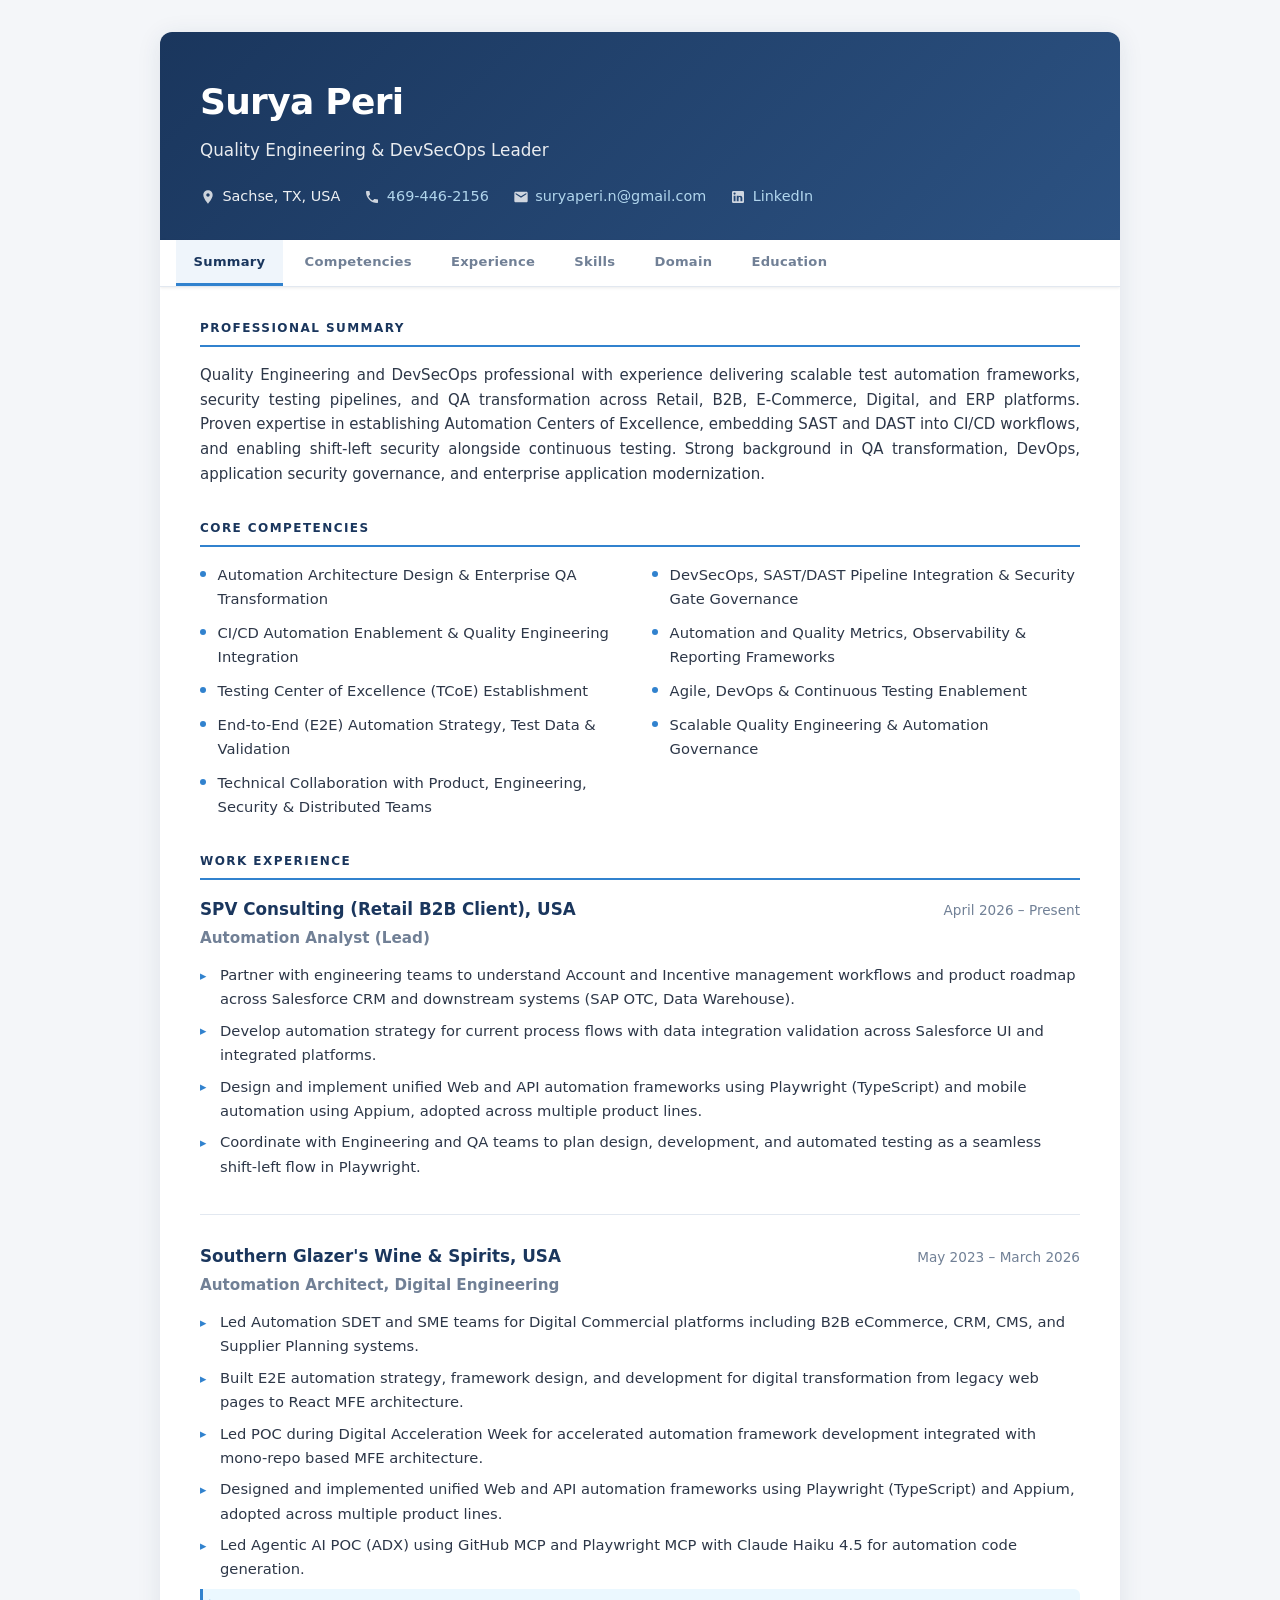
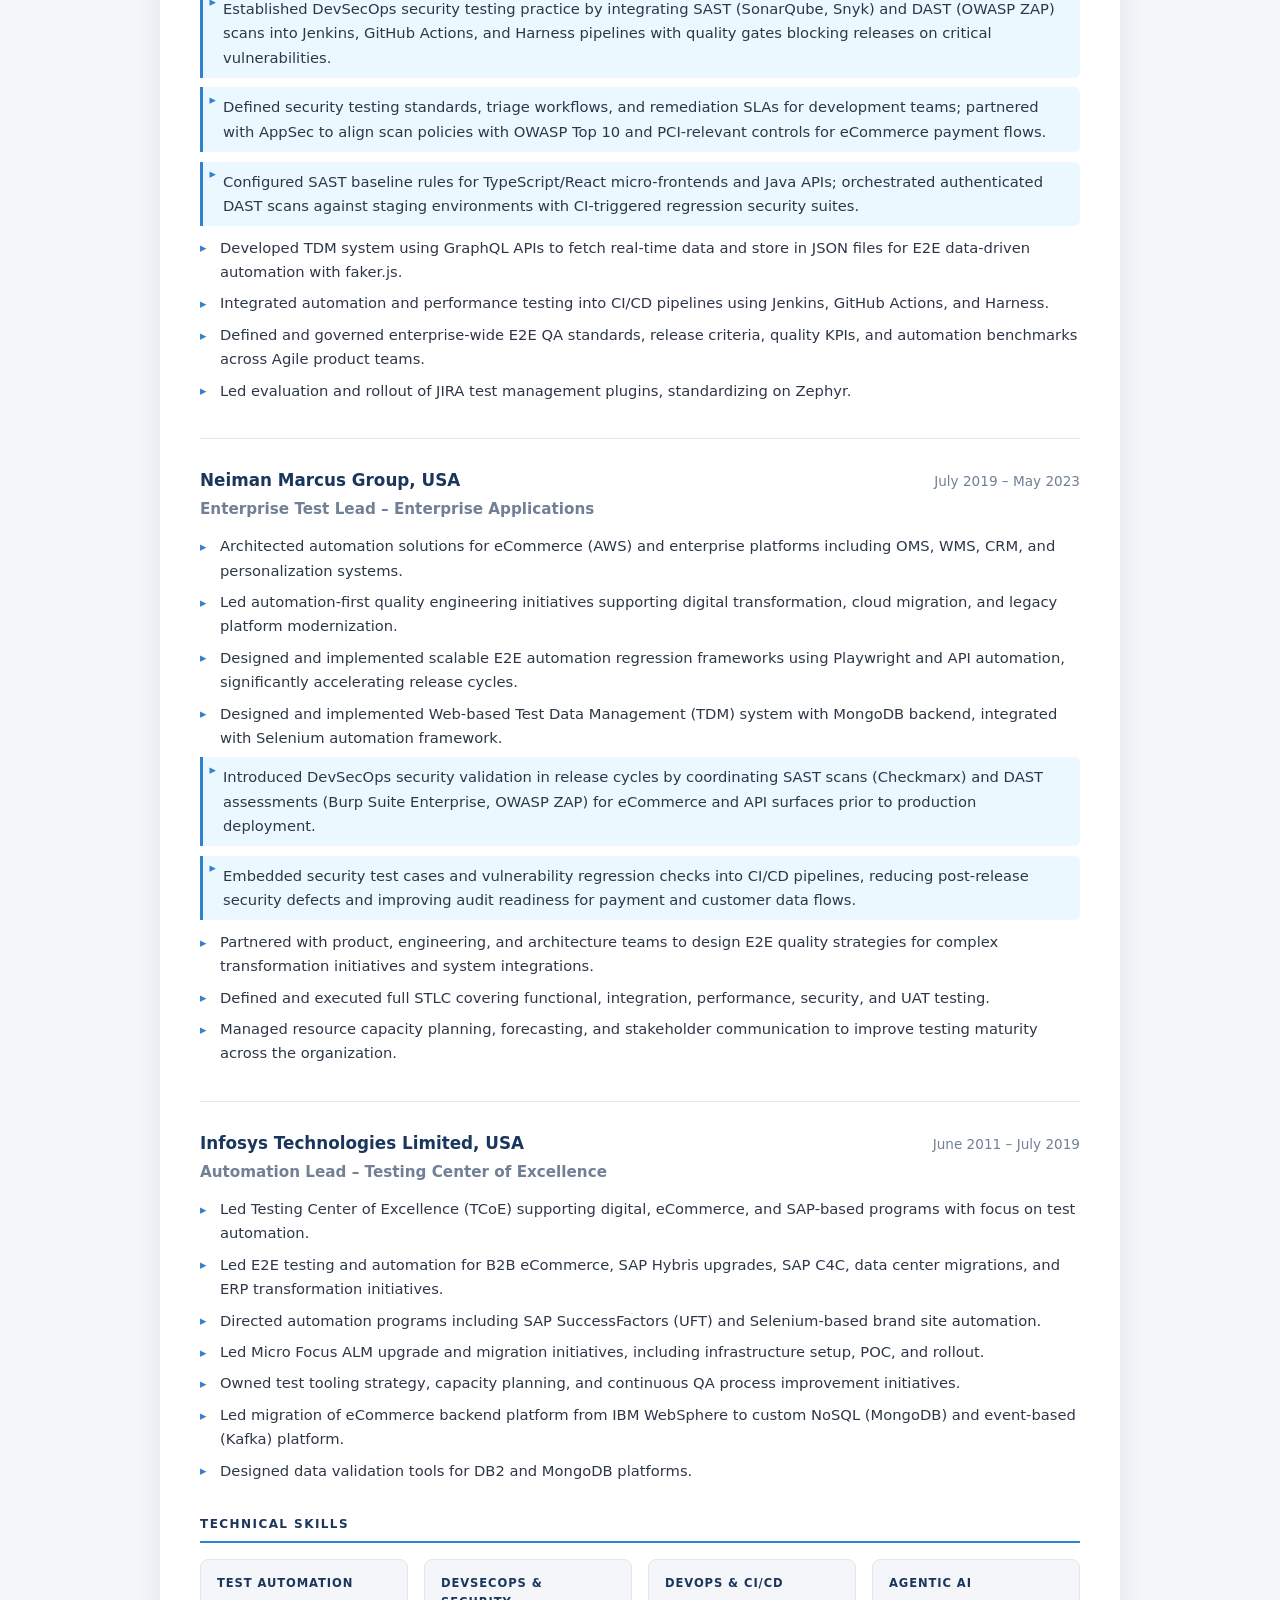
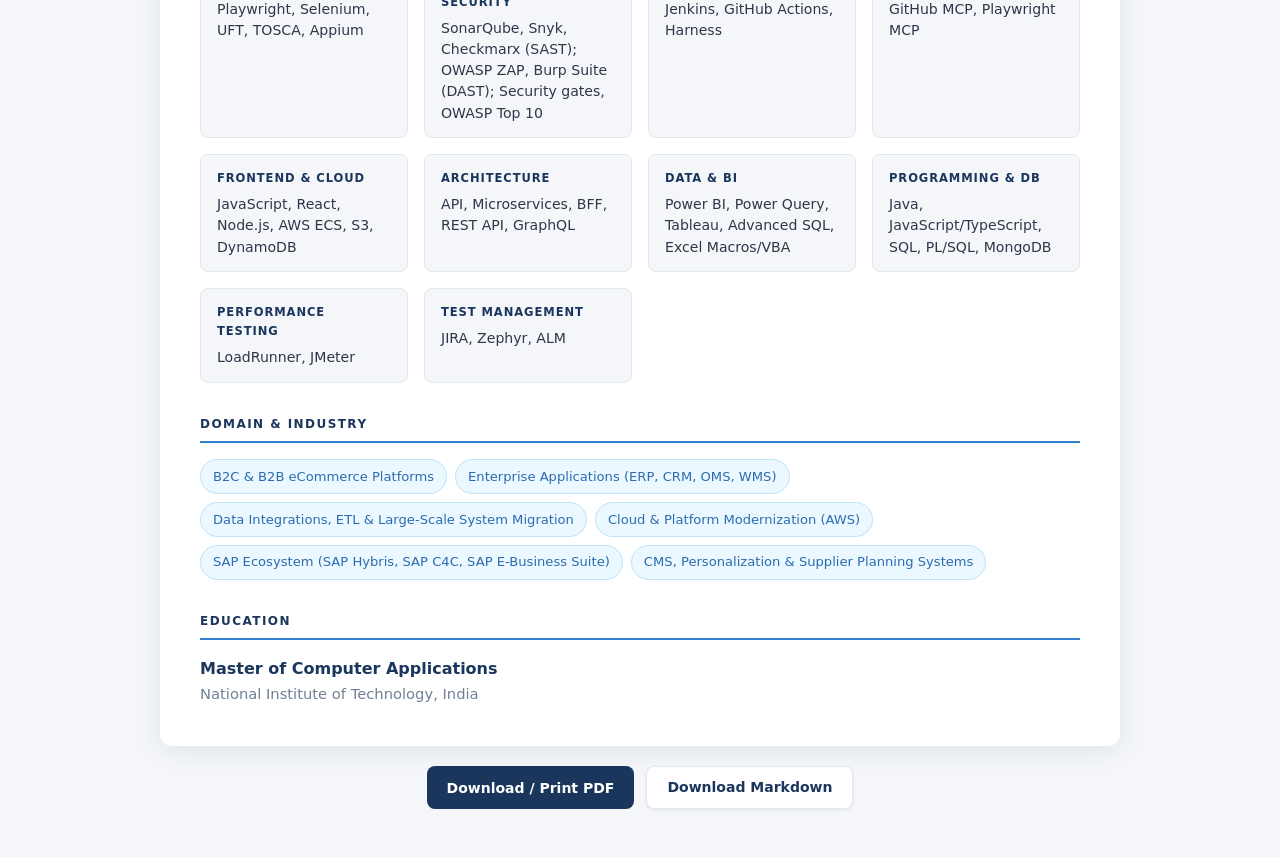
<file: index.html>
<!DOCTYPE html>
<html lang="en">
<head>
  <meta charset="UTF-8">
  <meta name="viewport" content="width=device-width, initial-scale=1.0">
  <meta name="description" content="Surya Peri — Quality Engineering &amp; DevSecOps professional specializing in test automation, SAST/DAST, and CI/CD transformation.">
  <meta name="author" content="Surya Peri">
  <title>Surya Peri | Quality Engineering &amp; DevSecOps</title>
  <link rel="stylesheet" href="styles.css">
  <link rel="icon" href="data:image/svg+xml,<svg xmlns='http://www.w3.org/2000/svg' viewBox='0 0 100 100'><text y='.9em' font-size='90'>SP</text></svg>">
</head>
<body>
  <!-- Generated from resume.md — run: python generate.py -->
  <div class="page-wrapper">
    <main class="resume" id="resume">
      <div class="resume-sticky-header">
        <header class="header">
          <h1 class="header-name">Surya Peri</h1>
          <p class="header-title">Quality Engineering &amp; DevSecOps Leader</p>
          <div class="contact-row">
            <span class="contact-item"><svg class="contact-icon" viewBox="0 0 24 24" fill="currentColor" aria-hidden="true"><path d="M12 2C8.13 2 5 5.13 5 9c0 5.25 7 13 7 13s7-7.75 7-13c0-3.87-3.13-7-7-7zm0 9.5c-1.38 0-2.5-1.12-2.5-2.5s1.12-2.5 2.5-2.5 2.5 1.12 2.5 2.5-1.12 2.5-2.5 2.5z"/></svg> Sachse, TX, USA</span>
            <span class="contact-item"><svg class="contact-icon" viewBox="0 0 24 24" fill="currentColor" aria-hidden="true"><path d="M6.62 10.79c1.44 2.83 3.76 5.14 6.59 6.59l2.2-2.2c.27-.27.67-.36 1.02-.24 1.12.37 2.33.57 3.57.57.55 0 1 .45 1 1V20c0 .55-.45 1-1 1-9.39 0-17-7.61-17-17 0-.55.45-1 1-1h3.5c.55 0 1 .45 1 1 0 1.25.2 2.45.57 3.57.11.35.03.74-.25 1.02l-2.2 2.2z"/></svg> <a href="tel:+14694462156">469-446-2156</a></span>
            <span class="contact-item"><svg class="contact-icon" viewBox="0 0 24 24" fill="currentColor" aria-hidden="true"><path d="M20 4H4c-1.1 0-2 .9-2 2v12c0 1.1.9 2 2 2h16c1.1 0 2-.9 2-2V6c0-1.1-.9-2-2-2zm0 4l-8 5-8-5V6l8 5 8-5v2z"/></svg> <a href="mailto:suryaperi.n@gmail.com">suryaperi.n@gmail.com</a></span>
            <span class="contact-item"><svg class="contact-icon" viewBox="0 0 24 24" fill="currentColor" aria-hidden="true"><path d="M19 3a2 2 0 0 1 2 2v14a2 2 0 0 1-2 2H5a2 2 0 0 1-2-2V5a2 2 0 0 1 2-2h14m-.5 15.5v-5.3a3.26 3.26 0 0 0-3.26-3.26c-.85 0-1.84.52-2.32 1.3v-1.11h-2.79v8.37h2.79v-4.93c0-.77.62-1.4 1.39-1.4a1.4 1.4 0 0 1 1.4 1.4v4.93h2.79M6.88 8.56a1.68 1.68 0 0 0 1.68-1.68c0-.93-.75-1.69-1.68-1.69a1.69 1.69 0 0 0-1.69 1.69c0 .93.76 1.68 1.69 1.68m1.39 9.94v-8.37H5.5v8.37h2.77z"/></svg> <a href="https://www.linkedin.com/in/surya-peri-11444123/" target="_blank" rel="noopener noreferrer">LinkedIn</a></span>
          </div>
        </header>

        <nav class="tab-nav" aria-label="Resume sections">
          <div class="tab-nav-inner" role="tablist">
            <button class="tab-btn active" role="tab" id="tab-summary" aria-controls="panel-summary" aria-selected="true" type="button">Summary</button>
            <button class="tab-btn" role="tab" id="tab-competencies" aria-controls="panel-competencies" aria-selected="false" tabindex="-1" type="button">Competencies</button>
            <button class="tab-btn" role="tab" id="tab-experience" aria-controls="panel-experience" aria-selected="false" tabindex="-1" type="button">Experience</button>
            <button class="tab-btn" role="tab" id="tab-skills" aria-controls="panel-skills" aria-selected="false" tabindex="-1" type="button">Skills</button>
            <button class="tab-btn" role="tab" id="tab-domain" aria-controls="panel-domain" aria-selected="false" tabindex="-1" type="button">Domain</button>
            <button class="tab-btn" role="tab" id="tab-education" aria-controls="panel-education" aria-selected="false" tabindex="-1" type="button">Education</button>
          </div>
        </nav>
      </div>

      <div class="content">
                <section class="section tab-panel active" role="tabpanel" id="panel-summary" aria-labelledby="tab-summary">
          <h2 class="section-title" id="summary-heading">Professional Summary</h2>
          <p class="section-text">
            Quality Engineering and DevSecOps professional with experience delivering scalable test automation frameworks, security testing pipelines, and QA transformation across Retail, B2B, E-Commerce, Digital, and ERP platforms. Proven expertise in establishing Automation Centers of Excellence, embedding SAST and DAST into CI/CD workflows, and enabling shift-left security alongside continuous testing. Strong background in QA transformation, DevOps, application security governance, and enterprise application modernization.
          </p>
        </section>

        <section class="section tab-panel" role="tabpanel" id="panel-competencies" aria-labelledby="tab-competencies">
          <h2 class="section-title" id="competencies-heading">Core Competencies</h2>
          <ul class="competency-grid">
            <li>Automation Architecture Design &amp; Enterprise QA Transformation</li>
            <li>DevSecOps, SAST/DAST Pipeline Integration &amp; Security Gate Governance</li>
            <li>CI/CD Automation Enablement &amp; Quality Engineering Integration</li>
            <li>Automation and Quality Metrics, Observability &amp; Reporting Frameworks</li>
            <li>Testing Center of Excellence (TCoE) Establishment</li>
            <li>Agile, DevOps &amp; Continuous Testing Enablement</li>
            <li>End-to-End (E2E) Automation Strategy, Test Data &amp; Validation</li>
            <li>Scalable Quality Engineering &amp; Automation Governance</li>
            <li>Technical Collaboration with Product, Engineering, Security &amp; Distributed Teams</li>
          </ul>
        </section>

        <section class="section tab-panel" role="tabpanel" id="panel-experience" aria-labelledby="tab-experience">
          <h2 class="section-title" id="experience-heading">Work Experience</h2>

          <article class="job">
            <div class="job-header">
              <span class="job-company">SPV Consulting (Retail B2B Client), USA</span>
              <span class="job-dates">April 2026 – Present</span>
            </div>
            <p class="job-role">Automation Analyst (Lead)</p>
            <ul class="job-bullets">
              <li>Partner with engineering teams to understand Account and Incentive management workflows and product roadmap across Salesforce CRM and downstream systems (SAP OTC, Data Warehouse).</li>
              <li>Develop automation strategy for current process flows with data integration validation across Salesforce UI and integrated platforms.</li>
              <li>Design and implement unified Web and API automation frameworks using Playwright (TypeScript) and mobile automation using Appium, adopted across multiple product lines.</li>
              <li>Coordinate with Engineering and QA teams to plan design, development, and automated testing as a seamless shift-left flow in Playwright.</li>
            </ul>
          </article>
          <article class="job">
            <div class="job-header">
              <span class="job-company">Southern Glazer&#x27;s Wine &amp; Spirits, USA</span>
              <span class="job-dates">May 2023 – March 2026</span>
            </div>
            <p class="job-role">Automation Architect, Digital Engineering</p>
            <ul class="job-bullets">
              <li>Led Automation SDET and SME teams for Digital Commercial platforms including B2B eCommerce, CRM, CMS, and Supplier Planning systems.</li>
              <li>Built E2E automation strategy, framework design, and development for digital transformation from legacy web pages to React MFE architecture.</li>
              <li>Led POC during Digital Acceleration Week for accelerated automation framework development integrated with mono-repo based MFE architecture.</li>
              <li>Designed and implemented unified Web and API automation frameworks using Playwright (TypeScript) and Appium, adopted across multiple product lines.</li>
              <li>Led Agentic AI POC (ADX) using GitHub MCP and Playwright MCP with Claude Haiku 4.5 for automation code generation.</li>
              <li class="highlight">Established DevSecOps security testing practice by integrating SAST (SonarQube, Snyk) and DAST (OWASP ZAP) scans into Jenkins, GitHub Actions, and Harness pipelines with quality gates blocking releases on critical vulnerabilities.</li>
              <li class="highlight">Defined security testing standards, triage workflows, and remediation SLAs for development teams; partnered with AppSec to align scan policies with OWASP Top 10 and PCI-relevant controls for eCommerce payment flows.</li>
              <li class="highlight">Configured SAST baseline rules for TypeScript/React micro-frontends and Java APIs; orchestrated authenticated DAST scans against staging environments with CI-triggered regression security suites.</li>
              <li>Developed TDM system using GraphQL APIs to fetch real-time data and store in JSON files for E2E data-driven automation with faker.js.</li>
              <li>Integrated automation and performance testing into CI/CD pipelines using Jenkins, GitHub Actions, and Harness.</li>
              <li>Defined and governed enterprise-wide E2E QA standards, release criteria, quality KPIs, and automation benchmarks across Agile product teams.</li>
              <li>Led evaluation and rollout of JIRA test management plugins, standardizing on Zephyr.</li>
            </ul>
          </article>
          <article class="job">
            <div class="job-header">
              <span class="job-company">Neiman Marcus Group, USA</span>
              <span class="job-dates">July 2019 – May 2023</span>
            </div>
            <p class="job-role">Enterprise Test Lead – Enterprise Applications</p>
            <ul class="job-bullets">
              <li>Architected automation solutions for eCommerce (AWS) and enterprise platforms including OMS, WMS, CRM, and personalization systems.</li>
              <li>Led automation-first quality engineering initiatives supporting digital transformation, cloud migration, and legacy platform modernization.</li>
              <li>Designed and implemented scalable E2E automation regression frameworks using Playwright and API automation, significantly accelerating release cycles.</li>
              <li>Designed and implemented Web-based Test Data Management (TDM) system with MongoDB backend, integrated with Selenium automation framework.</li>
              <li class="highlight">Introduced DevSecOps security validation in release cycles by coordinating SAST scans (Checkmarx) and DAST assessments (Burp Suite Enterprise, OWASP ZAP) for eCommerce and API surfaces prior to production deployment.</li>
              <li class="highlight">Embedded security test cases and vulnerability regression checks into CI/CD pipelines, reducing post-release security defects and improving audit readiness for payment and customer data flows.</li>
              <li>Partnered with product, engineering, and architecture teams to design E2E quality strategies for complex transformation initiatives and system integrations.</li>
              <li>Defined and executed full STLC covering functional, integration, performance, security, and UAT testing.</li>
              <li>Managed resource capacity planning, forecasting, and stakeholder communication to improve testing maturity across the organization.</li>
            </ul>
          </article>
          <article class="job">
            <div class="job-header">
              <span class="job-company">Infosys Technologies Limited, USA</span>
              <span class="job-dates">June 2011 – July 2019</span>
            </div>
            <p class="job-role">Automation Lead – Testing Center of Excellence</p>
            <ul class="job-bullets">
              <li>Led Testing Center of Excellence (TCoE) supporting digital, eCommerce, and SAP-based programs with focus on test automation.</li>
              <li>Led E2E testing and automation for B2B eCommerce, SAP Hybris upgrades, SAP C4C, data center migrations, and ERP transformation initiatives.</li>
              <li>Directed automation programs including SAP SuccessFactors (UFT) and Selenium-based brand site automation.</li>
              <li>Led Micro Focus ALM upgrade and migration initiatives, including infrastructure setup, POC, and rollout.</li>
              <li>Owned test tooling strategy, capacity planning, and continuous QA process improvement initiatives.</li>
              <li>Led migration of eCommerce backend platform from IBM WebSphere to custom NoSQL (MongoDB) and event-based (Kafka) platform.</li>
              <li>Designed data validation tools for DB2 and MongoDB platforms.</li>
            </ul>
          </article>
        </section>

        <section class="section tab-panel" role="tabpanel" id="panel-skills" aria-labelledby="tab-skills">
          <h2 class="section-title" id="skills-heading">Technical Skills</h2>
          <div class="skills-grid">
            <div class="skill-category">
              <h4>Test Automation</h4>
              <p>Playwright, Selenium, UFT, TOSCA, Appium</p>
            </div>
            <div class="skill-category">
              <h4>DevSecOps &amp; Security</h4>
              <p>SonarQube, Snyk, Checkmarx (SAST); OWASP ZAP, Burp Suite (DAST); Security gates, OWASP Top 10</p>
            </div>
            <div class="skill-category">
              <h4>DevOps &amp; CI/CD</h4>
              <p>Jenkins, GitHub Actions, Harness</p>
            </div>
            <div class="skill-category">
              <h4>Agentic AI</h4>
              <p>GitHub MCP, Playwright MCP</p>
            </div>
            <div class="skill-category">
              <h4>Frontend &amp; Cloud</h4>
              <p>JavaScript, React, Node.js, AWS ECS, S3, DynamoDB</p>
            </div>
            <div class="skill-category">
              <h4>Architecture</h4>
              <p>API, Microservices, BFF, REST API, GraphQL</p>
            </div>
            <div class="skill-category">
              <h4>Data &amp; BI</h4>
              <p>Power BI, Power Query, Tableau, Advanced SQL, Excel Macros/VBA</p>
            </div>
            <div class="skill-category">
              <h4>Programming &amp; DB</h4>
              <p>Java, JavaScript/TypeScript, SQL, PL/SQL, MongoDB</p>
            </div>
            <div class="skill-category">
              <h4>Performance Testing</h4>
              <p>LoadRunner, JMeter</p>
            </div>
            <div class="skill-category">
              <h4>Test Management</h4>
              <p>JIRA, Zephyr, ALM</p>
            </div>
          </div>
        </section>

        <section class="section tab-panel" role="tabpanel" id="panel-domain" aria-labelledby="tab-domain">
          <h2 class="section-title" id="domain-heading">Domain &amp; Industry</h2>
          <ul class="tag-list">
            <li>B2C &amp; B2B eCommerce Platforms</li>
            <li>Enterprise Applications (ERP, CRM, OMS, WMS)</li>
            <li>Data Integrations, ETL &amp; Large-Scale System Migration</li>
            <li>Cloud &amp; Platform Modernization (AWS)</li>
            <li>SAP Ecosystem (SAP Hybris, SAP C4C, SAP E-Business Suite)</li>
            <li>CMS, Personalization &amp; Supplier Planning Systems</li>
          </ul>
        </section>

        <section class="section tab-panel" role="tabpanel" id="panel-education" aria-labelledby="tab-education">
          <h2 class="section-title" id="education-heading">Education</h2>
          <div class="education-item">
            <h3>Master of Computer Applications</h3>
            <p>National Institute of Technology, India</p>
          </div>
        </section>
      </div>
    </main>

    <div class="actions">
      <button class="btn btn-primary" onclick="window.print()" type="button">Download / Print PDF</button>
      <a class="btn btn-secondary" href="resume.md" download>Download Markdown</a>
    </div>
  </div>
  <script src="app.js"></script>
</body>
</html>
</file>
<file: styles.css>
/* ===== Design tokens ===== */
:root {
  --color-bg: #f4f6f9;
  --color-surface: #ffffff;
  --color-primary: #1a365d;
  --color-primary-light: #2c5282;
  --color-accent: #3182ce;
  --color-text: #2d3748;
  --color-text-muted: #718096;
  --color-border: #e2e8f0;
  --color-tag-bg: #ebf8ff;
  --color-tag-text: #2b6cb0;
  --font-sans: "Segoe UI", system-ui, -apple-system, BlinkMacSystemFont, sans-serif;
  --font-mono: "Cascadia Code", "Consolas", monospace;
  --shadow-sm: 0 1px 3px rgba(0, 0, 0, 0.08);
  --shadow-md: 0 4px 24px rgba(26, 54, 93, 0.1);
  --radius: 12px;
  --max-width: 960px;
}

/* ===== Reset & base ===== */
*,
*::before,
*::after {
  box-sizing: border-box;
  margin: 0;
  padding: 0;
}

html {
  scroll-behavior: smooth;
}

body {
  font-family: var(--font-sans);
  font-size: 15px;
  line-height: 1.65;
  color: var(--color-text);
  background: var(--color-bg);
  -webkit-font-smoothing: antialiased;
}

a {
  color: var(--color-accent);
  text-decoration: none;
  transition: color 0.15s ease;
}

a:hover {
  color: var(--color-primary-light);
  text-decoration: underline;
}

/* ===== Layout ===== */
.page-wrapper {
  min-height: 100vh;
  padding: 2rem 1rem 3rem;
}

.resume {
  max-width: var(--max-width);
  margin: 0 auto;
  background: var(--color-surface);
  border-radius: var(--radius);
  box-shadow: var(--shadow-md);
  overflow: hidden;
}

/* ===== Header ===== */
.resume-sticky-header {
  position: sticky;
  top: 0;
  z-index: 100;
  background: var(--color-surface);
}

.header {
  background: linear-gradient(135deg, var(--color-primary) 0%, var(--color-primary-light) 100%);
  color: #fff;
  padding: 2.5rem 2.5rem 2rem;
}

.header-name {
  font-size: 2.25rem;
  font-weight: 700;
  letter-spacing: -0.02em;
  margin-bottom: 0.35rem;
}

.header-title {
  font-size: 1.05rem;
  font-weight: 400;
  opacity: 0.9;
  margin-bottom: 1.25rem;
}

.contact-row {
  display: flex;
  flex-wrap: wrap;
  gap: 0.5rem 1.5rem;
  font-size: 0.9rem;
}

.contact-item {
  display: inline-flex;
  align-items: center;
  gap: 0.4rem;
  opacity: 0.92;
}

.contact-item a {
  color: #bee3f8;
}

.contact-item a:hover {
  color: #fff;
}

.contact-icon {
  width: 16px;
  height: 16px;
  flex-shrink: 0;
  opacity: 0.85;
}

/* ===== Tab navigation ===== */
.tab-nav {
  position: sticky;
  top: 0;
  z-index: 100;
  background: var(--color-surface);
  border-bottom: 1px solid var(--color-border);
  box-shadow: var(--shadow-sm);
}

.tab-nav-inner {
  display: flex;
  overflow-x: auto;
  scrollbar-width: none;
  -ms-overflow-style: none;
  padding: 0 1rem;
  gap: 0.25rem;
}

.tab-nav-inner::-webkit-scrollbar {
  display: none;
}

.tab-btn {
  flex-shrink: 0;
  padding: 0.85rem 1.1rem;
  font-family: inherit;
  font-size: 0.82rem;
  font-weight: 600;
  letter-spacing: 0.02em;
  color: var(--color-text-muted);
  background: transparent;
  border: none;
  border-bottom: 3px solid transparent;
  cursor: pointer;
  transition: color 0.2s ease, border-color 0.2s ease, background 0.2s ease;
  white-space: nowrap;
}

.tab-btn:hover {
  color: var(--color-primary);
  background: rgba(49, 130, 206, 0.06);
}

.tab-btn.active {
  color: var(--color-primary);
  border-bottom-color: var(--color-accent);
  background: rgba(49, 130, 206, 0.08);
}

.tab-btn:focus-visible {
  outline: 2px solid var(--color-accent);
  outline-offset: -2px;
  border-radius: 4px 4px 0 0;
}

/* ===== Tab panels ===== 
.tab-panel {
  display: none;
  animation: fadeIn 0.25s ease;
}*/
.tab-panel {
  display: block;
}

.tab-panel.active {
  display: block;
}

@keyframes fadeIn {
  from {
    opacity: 0;
    transform: translateY(6px);
  }
  to {
    opacity: 1;
    transform: translateY(0);
  }
}

/* ===== Body sections ===== */
.content {
  padding: 2rem 2.5rem 2.5rem;
}

.section {
  margin-bottom: 2rem;
}

.section:last-child {
  margin-bottom: 0;
}

.section-title {
  font-size: 0.75rem;
  font-weight: 700;
  text-transform: uppercase;
  letter-spacing: 0.12em;
  color: var(--color-primary);
  border-bottom: 2px solid var(--color-accent);
  padding-bottom: 0.4rem;
  margin-bottom: 1rem;
}

.section-text {
  color: var(--color-text);
  text-align: justify;
}

/* ===== Competencies ===== */
.competency-grid {
  display: grid;
  grid-template-columns: repeat(auto-fill, minmax(280px, 1fr));
  gap: 0.6rem 1.5rem;
  list-style: none;
}

.competency-grid li {
  position: relative;
  padding-left: 1.1rem;
  font-size: 0.92rem;
}

.competency-grid li::before {
  content: "";
  position: absolute;
  left: 0;
  top: 0.55em;
  width: 6px;
  height: 6px;
  border-radius: 50%;
  background: var(--color-accent);
}

/* ===== Experience ===== */
.job {
  margin-bottom: 1.75rem;
  padding-bottom: 1.75rem;
  border-bottom: 1px solid var(--color-border);
}

.job:last-child {
  margin-bottom: 0;
  padding-bottom: 0;
  border-bottom: none;
}

.job-header {
  display: flex;
  flex-wrap: wrap;
  justify-content: space-between;
  align-items: baseline;
  gap: 0.25rem 1rem;
  margin-bottom: 0.15rem;
}

.job-company {
  font-size: 1.05rem;
  font-weight: 700;
  color: var(--color-primary);
}

.job-dates {
  font-size: 0.85rem;
  color: var(--color-text-muted);
  white-space: nowrap;
}

.job-role {
  font-size: 0.95rem;
  font-weight: 600;
  color: var(--color-text-muted);
  margin-bottom: 0.75rem;
}

.job-bullets {
  list-style: none;
  padding: 0;
}

.job-bullets li {
  position: relative;
  padding-left: 1.25rem;
  margin-bottom: 0.45rem;
  font-size: 0.92rem;
}

.job-bullets li::before {
  content: "▸";
  position: absolute;
  left: 0;
  color: var(--color-accent);
  font-size: 0.8rem;
  top: 0.1rem;
}

.job-bullets li.highlight {
  background: var(--color-tag-bg);
  border-left: 3px solid var(--color-accent);
  padding: 0.5rem 0.75rem 0.5rem 1.25rem;
  border-radius: 0 6px 6px 0;
  margin-bottom: 0.6rem;
}

.job-bullets li.highlight::before {
  left: 0.4rem;
}

/* ===== Skills ===== */
.skills-grid {
  display: grid;
  grid-template-columns: repeat(auto-fill, minmax(200px, 1fr));
  gap: 1rem;
}

.skill-category {
  background: var(--color-bg);
  border-radius: 8px;
  padding: 0.85rem 1rem;
  border: 1px solid var(--color-border);
}

.skill-category h4 {
  font-size: 0.72rem;
  font-weight: 700;
  text-transform: uppercase;
  letter-spacing: 0.08em;
  color: var(--color-primary);
  margin-bottom: 0.4rem;
}

.skill-category p {
  font-size: 0.88rem;
  color: var(--color-text);
  line-height: 1.5;
}

/* ===== Domain tags ===== */
.tag-list {
  display: flex;
  flex-wrap: wrap;
  gap: 0.5rem;
  list-style: none;
}

.tag-list li {
  background: var(--color-tag-bg);
  color: var(--color-tag-text);
  font-size: 0.82rem;
  font-weight: 500;
  padding: 0.35rem 0.75rem;
  border-radius: 999px;
  border: 1px solid #bee3f8;
}

/* ===== Education ===== */
.education-item h3 {
  font-size: 1rem;
  font-weight: 700;
  color: var(--color-primary);
}

.education-item p {
  font-size: 0.92rem;
  color: var(--color-text-muted);
}

/* ===== Footer actions ===== */
.actions {
  max-width: var(--max-width);
  margin: 1.25rem auto 0;
  display: flex;
  justify-content: center;
  gap: 0.75rem;
}

.btn {
  display: inline-flex;
  align-items: center;
  gap: 0.4rem;
  padding: 0.55rem 1.25rem;
  font-size: 0.875rem;
  font-weight: 600;
  border-radius: 8px;
  border: none;
  cursor: pointer;
  transition: background 0.15s ease, transform 0.1s ease;
  font-family: inherit;
}

.btn-primary {
  background: var(--color-primary);
  color: #fff;
}

.btn-primary:hover {
  background: var(--color-primary-light);
  transform: translateY(-1px);
}

.btn-secondary {
  background: var(--color-surface);
  color: var(--color-primary);
  border: 1px solid var(--color-border);
  box-shadow: var(--shadow-sm);
}

.btn-secondary:hover {
  background: var(--color-bg);
}

/* ===== Print styles ===== */
@media print {
  body {
    background: #fff;
    font-size: 11pt;
  }

  .page-wrapper {
    padding: 0;
  }

  .resume {
    box-shadow: none;
    border-radius: 0;
  }

  .header {
    -webkit-print-color-adjust: exact;
    print-color-adjust: exact;
  }

  .actions {
    display: none;
  }

  .tab-nav {
    display: none;
  }

  .tab-panel {
    display: block !important;
    animation: none;
  }

  .tab-panel[hidden] {
    display: block !important;
  }

  .job-bullets li.highlight {
    background: #f0f4f8;
    -webkit-print-color-adjust: exact;
    print-color-adjust: exact;
  }

  a {
    color: var(--color-text);
    text-decoration: none;
  }

  .section {
    break-inside: avoid;
  }
}

/* ===== Responsive ===== */
@media (max-width: 640px) {
  .header {
    padding: 1.75rem 1.25rem 1.5rem;
  }

  .header-name {
    font-size: 1.75rem;
  }

  .content {
    padding: 1.5rem 1.25rem;
  }

  .tab-btn {
    padding: 0.75rem 0.85rem;
    font-size: 0.78rem;
  }

  .job-header {
    flex-direction: column;
    gap: 0.1rem;
  }

  .skills-grid {
    grid-template-columns: 1fr;
  }
}
</file>
